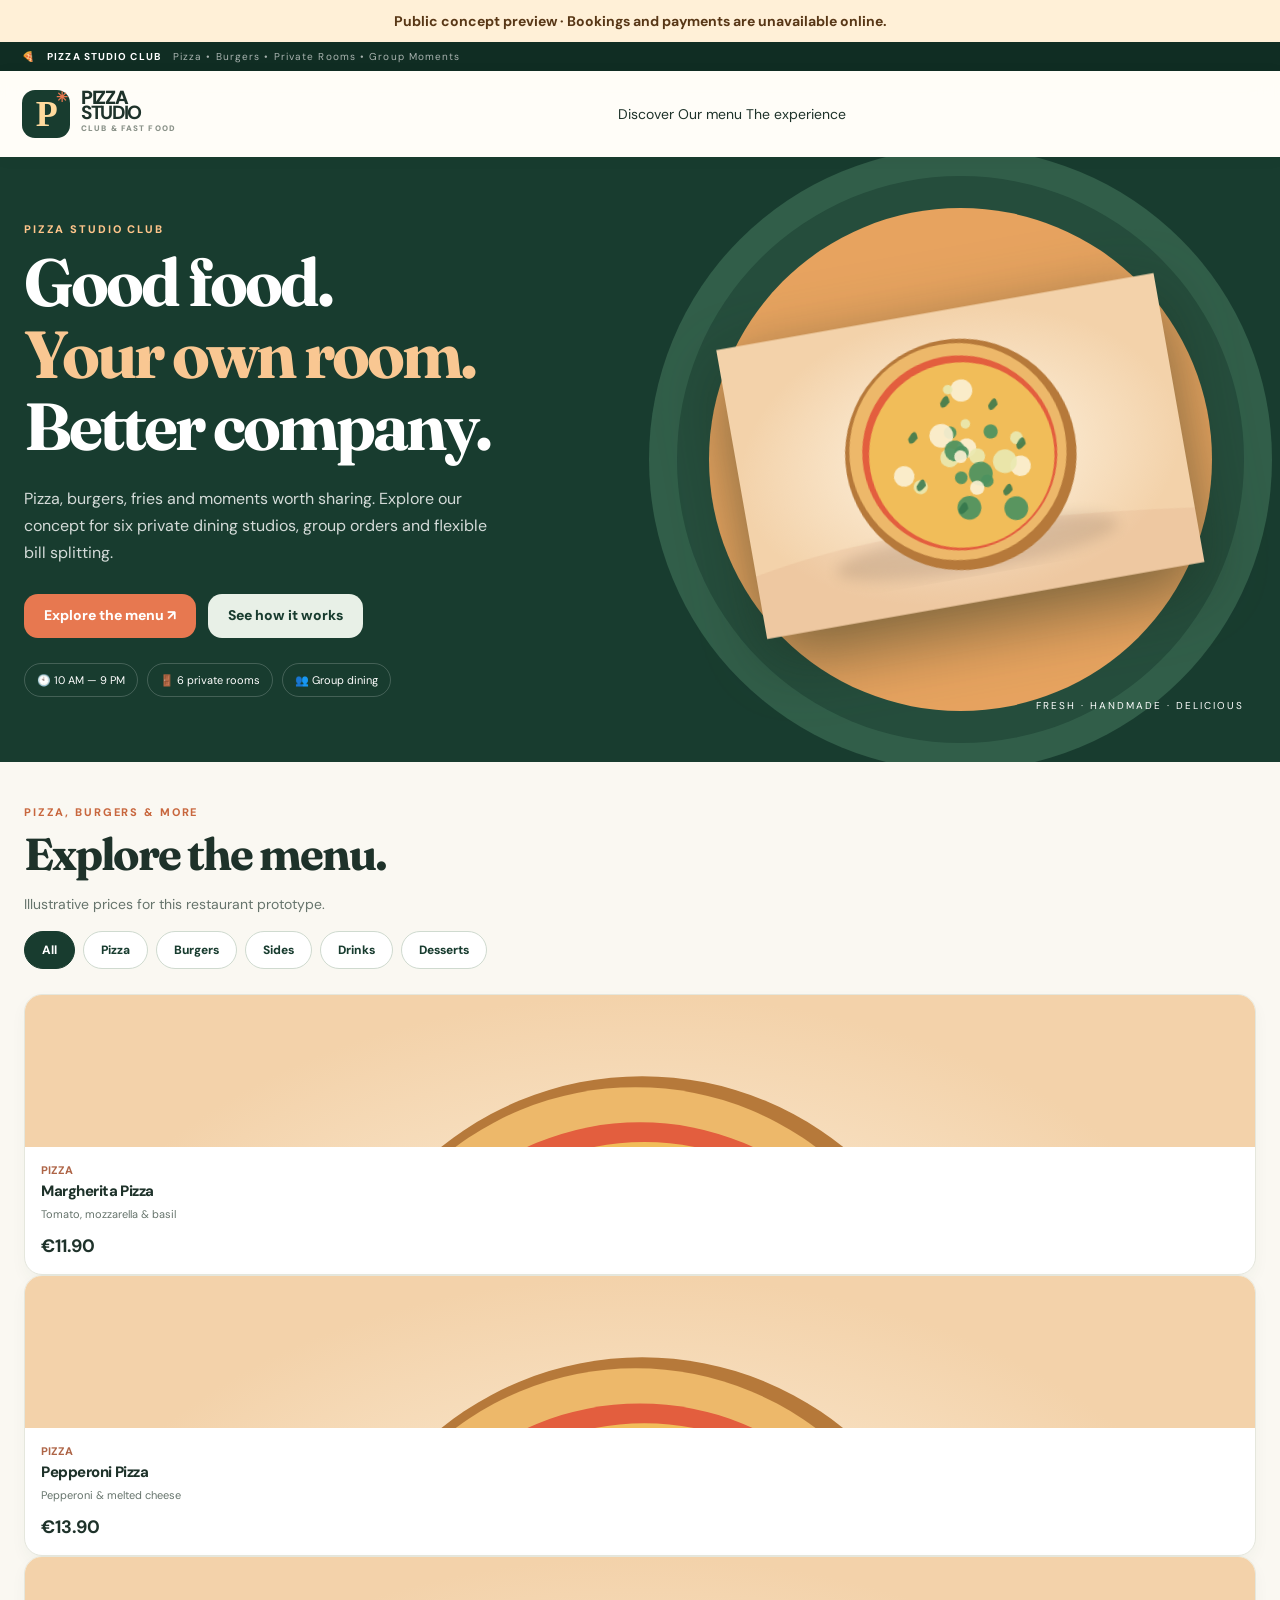
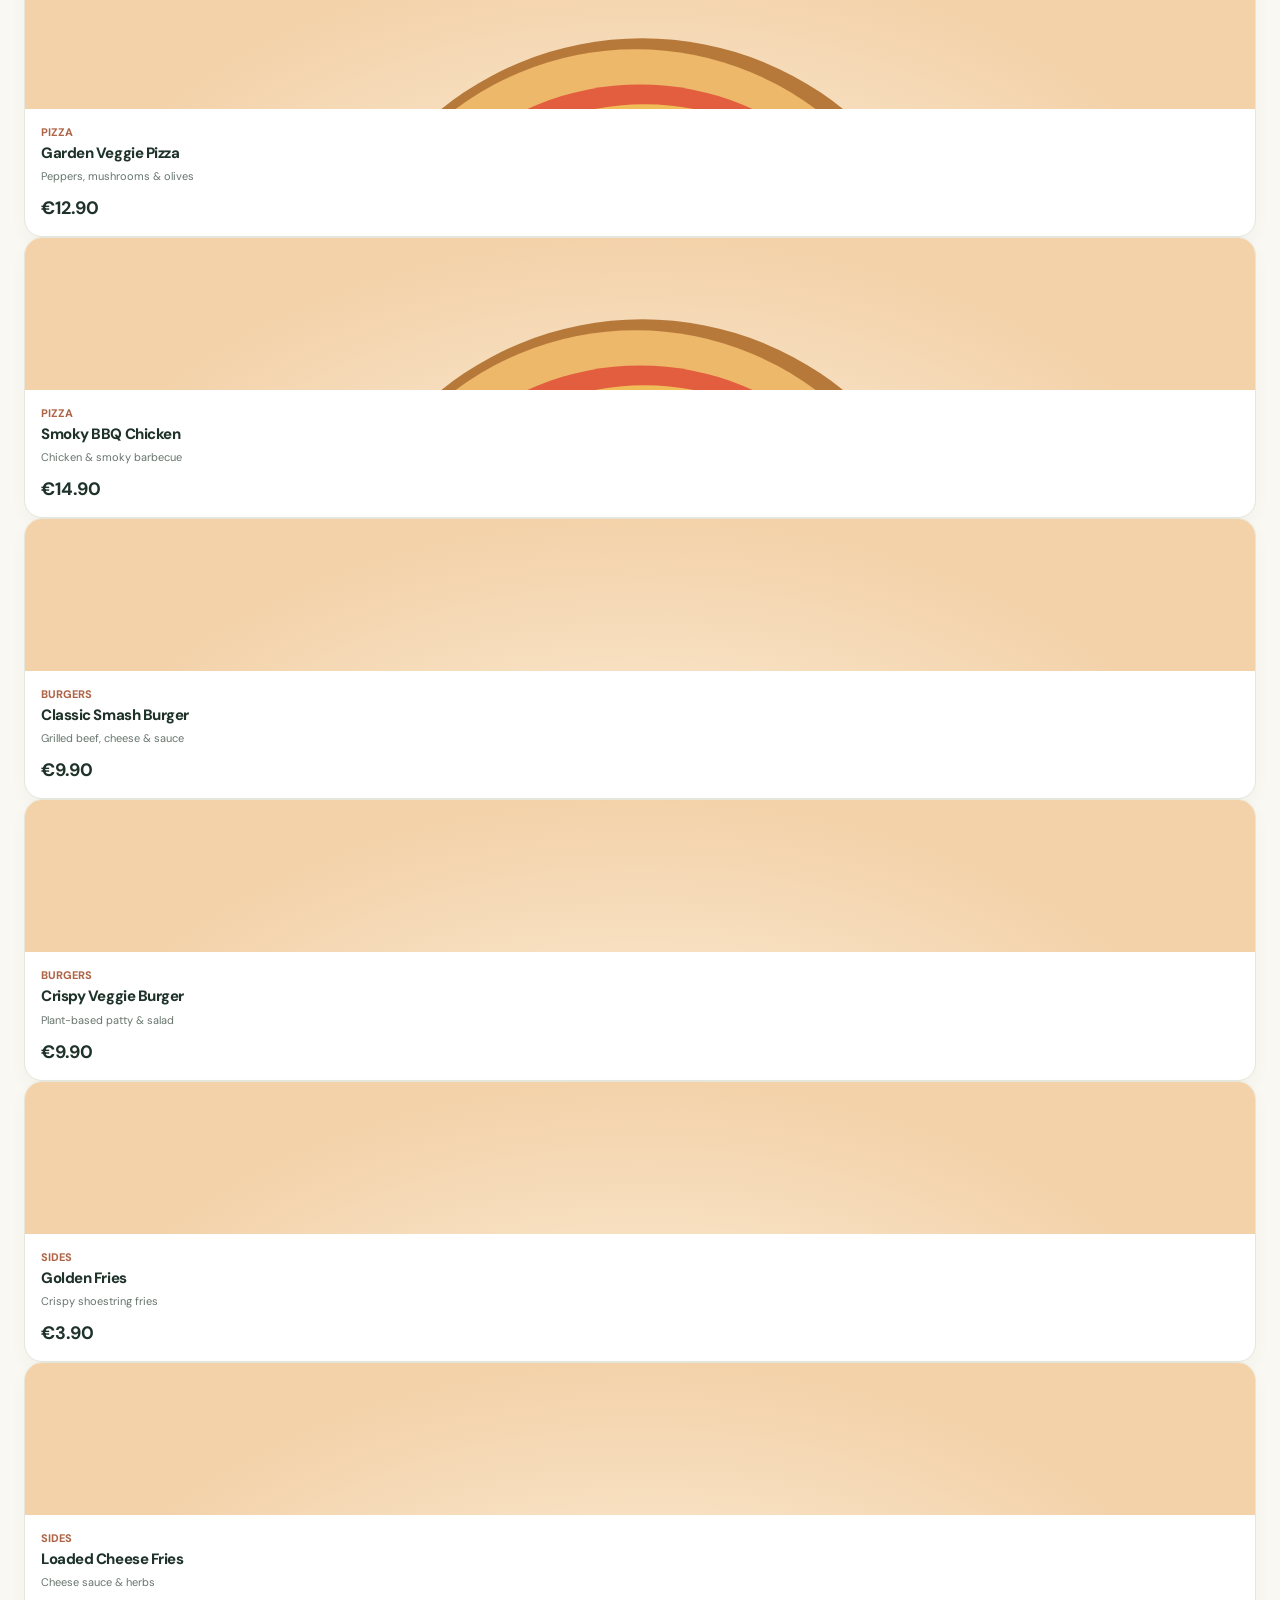
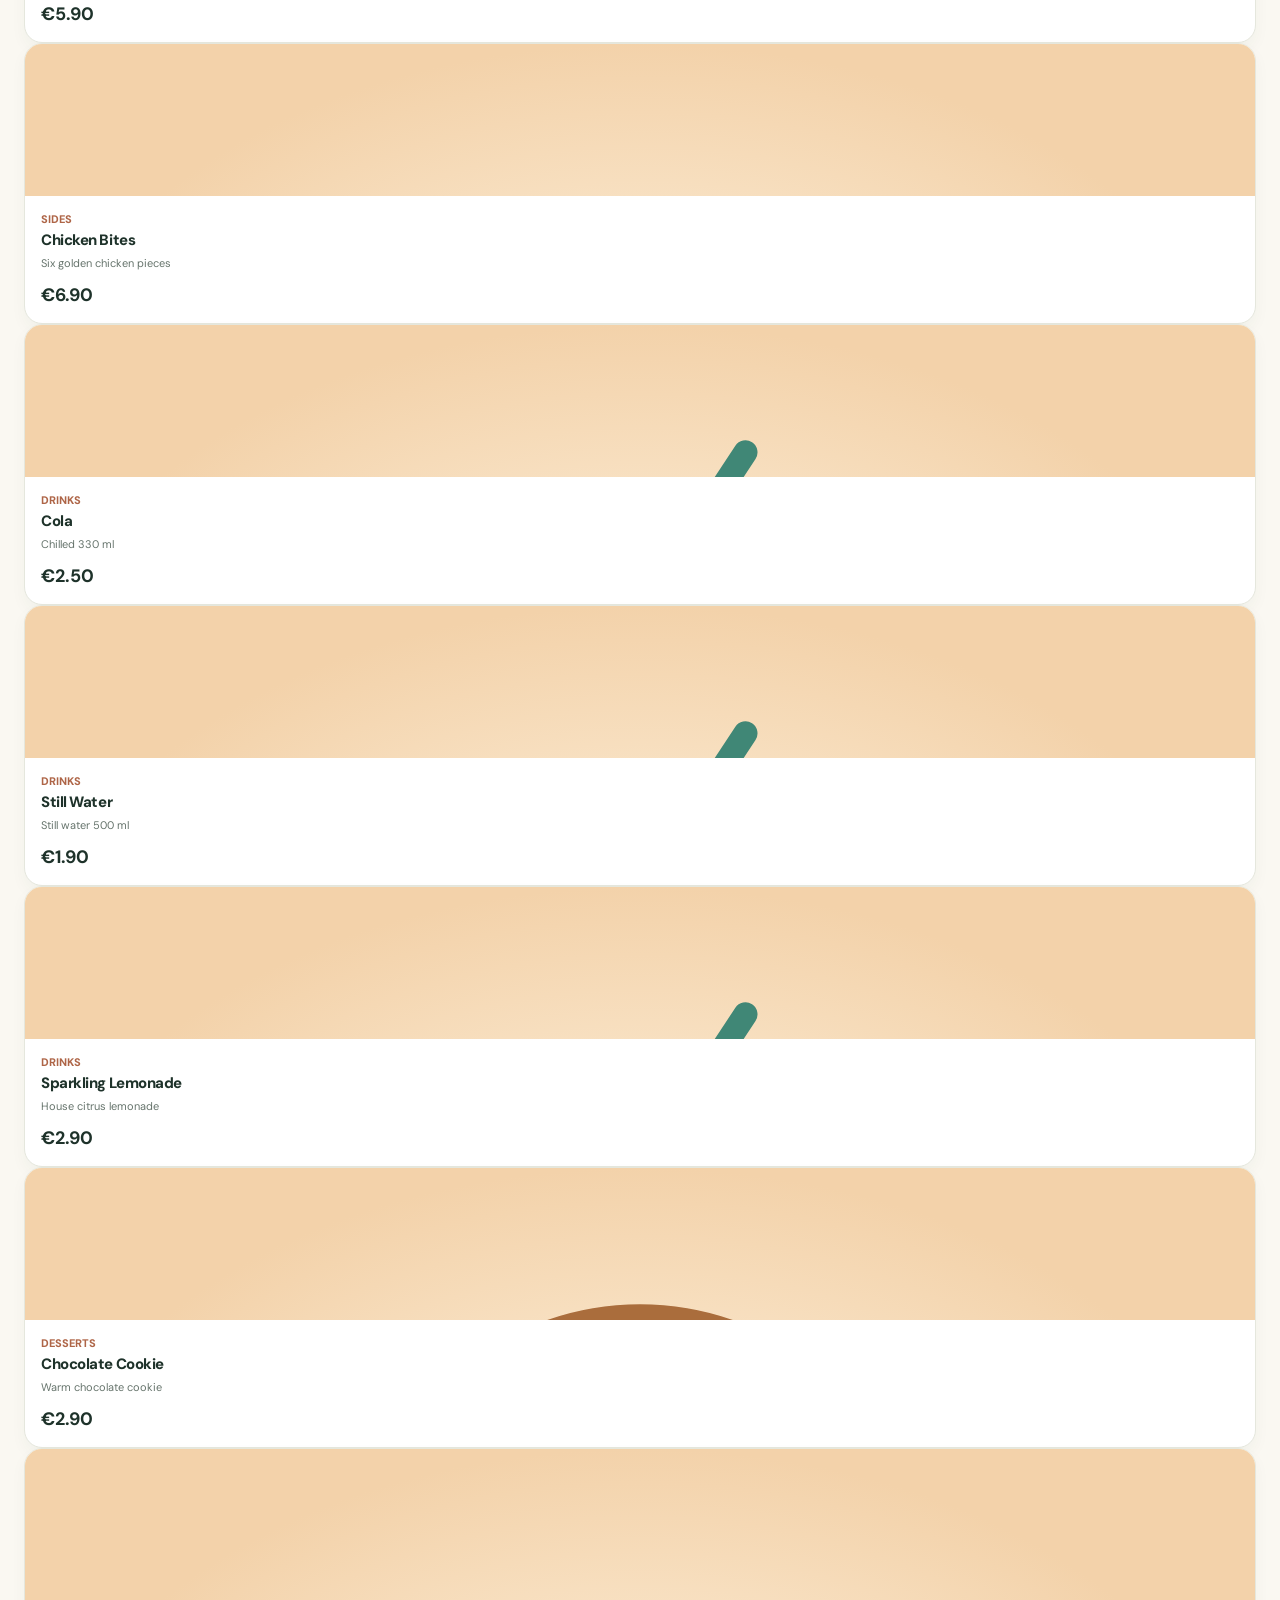
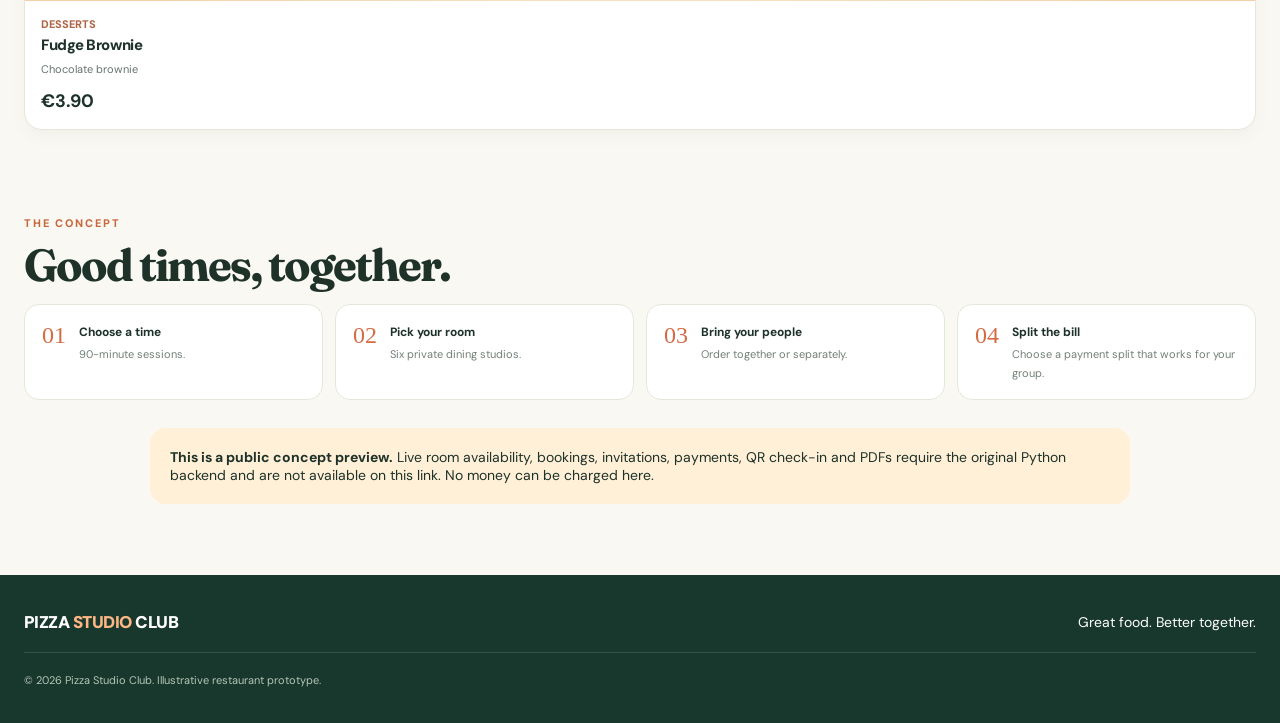
<file: preview.html>
<!doctype html><html lang="en"><head><meta charset="utf-8"><meta name="viewport" content="width=device-width,initial-scale=1"><title>Pizza Studio Club — Preview</title><meta name="description" content="Explore the Pizza Studio Club restaurant concept and menu."><link rel="stylesheet" href="static/style.css"><style>.preview-banner{padding:12px 20px;background:#fff0d7;color:#583716;text-align:center;font-weight:700}.preview-banner a{color:inherit}.preview-note{max-width:980px;margin:28px auto;padding:20px;background:#fff0d7;border-radius:16px}.preview-actions{display:flex;gap:12px;flex-wrap:wrap}.preview-actions a{text-decoration:none}.food-grid{margin-top:25px}</style></head><body>
<div class="preview-banner">Public concept preview · Bookings and payments are unavailable online.</div>
<div class="announcement"><span>🍕</span> <strong>PIZZA STUDIO CLUB</strong> <span class="ann-small">Pizza • Burgers • Private Rooms • Group Moments</span></div>
<header class="header"><a class="logo" href="#home"><span class="logo-mark">P<span>✳</span></span><span>PIZZA<br><b>STUDIO</b><small>CLUB & FAST FOOD</small></span></a><nav class="main-nav" aria-label="Main navigation"><a href="#home">Discover</a><a href="#menu">Our menu</a><a href="#experience">The experience</a></nav></header>
<main><section class="hero" id="home"><div class="hero-inner"><div class="hero-copy"><span class="eyebrow" style="color:#ffc58b">PIZZA STUDIO CLUB</span><h1>Good food.<br><em>Your own room.</em><br>Better company.</h1><p>Pizza, burgers, fries and moments worth sharing. Explore our concept for six private dining studios, group orders and flexible bill splitting.</p><div class="preview-actions"><a class="btn" href="#menu">Explore the menu ↗</a><a class="btn light" href="#experience">See how it works</a></div><div class="hero-badges"><span>🕙 10 AM — 9 PM</span><span>🚪 6 private rooms</span><span>👥 Group dining</span></div></div><div class="hero-art"><img class="hero-pizza" src="static/food/hero-pizza.svg" alt="Illustrated pizza"></div></div></section>
<section class="container section" id="menu"><span class="eyebrow">PIZZA, BURGERS & MORE</span><h2>Explore the menu.</h2><p class="muted">Illustrative prices for this restaurant prototype.</p><div class="menu-filter" id="filters"></div><div class="food-grid" id="items"></div></section>
<section class="container section" id="experience"><span class="eyebrow">THE CONCEPT</span><h2>Good times, together.</h2><div class="steps"><div class="step"><span>01</span><div><strong>Choose a time</strong><p>90-minute sessions.</p></div></div><div class="step"><span>02</span><div><strong>Pick your room</strong><p>Six private dining studios.</p></div></div><div class="step"><span>03</span><div><strong>Bring your people</strong><p>Order together or separately.</p></div></div><div class="step"><span>04</span><div><strong>Split the bill</strong><p>Choose a payment split that works for your group.</p></div></div></div><div class="preview-note"><strong>This is a public concept preview.</strong> Live room availability, bookings, invitations, payments, QR check-in and PDFs require the original Python backend and are not available on this link. No money can be charged here.</div></section></main>
<footer><div class="footer-top"><span class="brand-foot">PIZZA <em>STUDIO</em> CLUB</span><span>Great food. Better together.</span></div><div class="footer-bottom">© 2026 Pizza Studio Club. Illustrative restaurant prototype.</div></footer><script src="static/preview.js"></script></body></html>
</file>
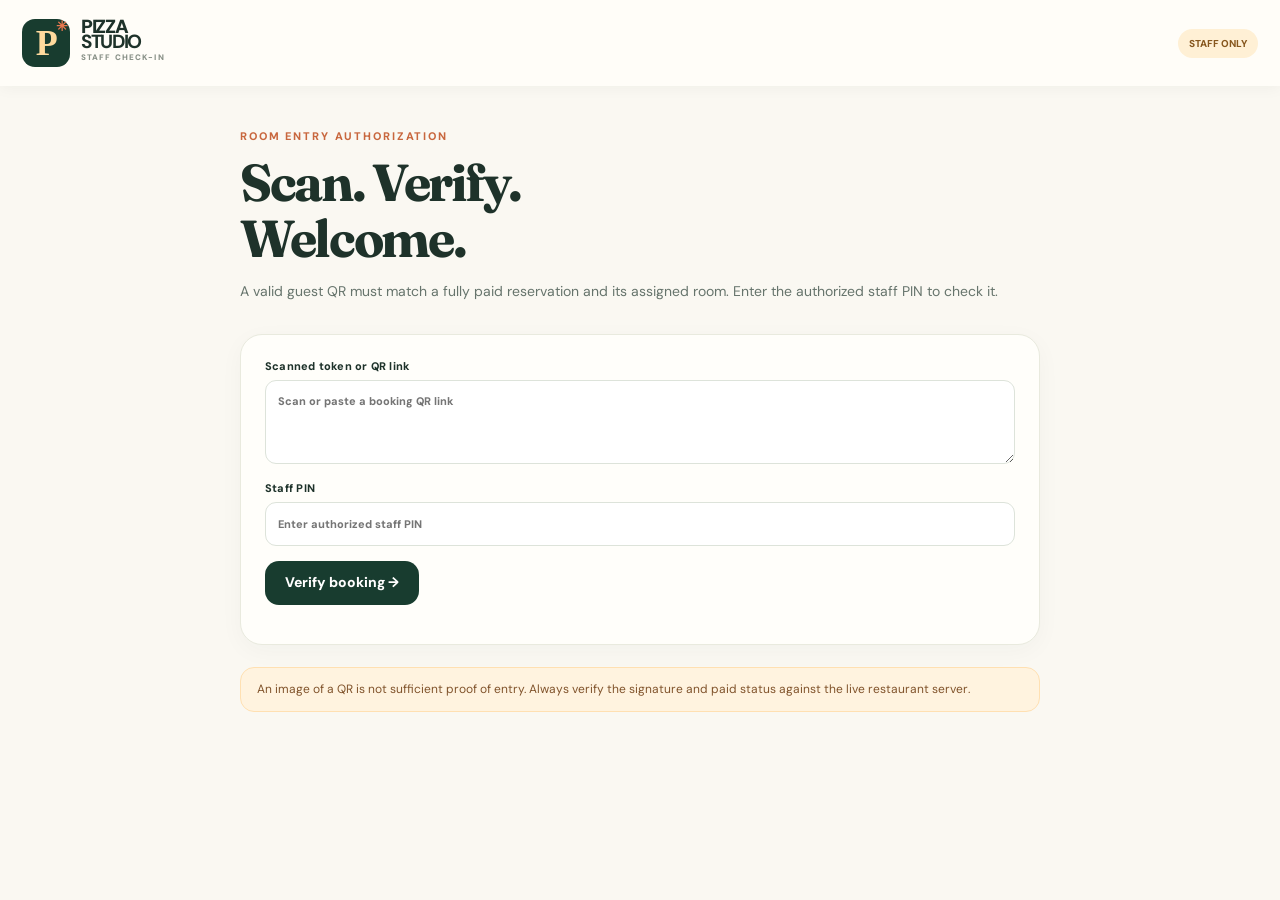
<file: backend/app/static/staff.html>
<!doctype html><html lang="en"><head><meta charset="utf-8"><meta name="viewport" content="width=device-width,initial-scale=1"><title>Pizza Studio Club | Staff QR Check-in</title><link rel="stylesheet" href="/static/style.css"></head><body><header class="header"><a class="logo" href="/"><span class="logo-mark">P<span>✳</span></span><span>PIZZA<br><b>STUDIO</b><small>STAFF CHECK-IN</small></span></a><div style="margin-left:auto"><span class="pill amber">STAFF ONLY</span></div></header><main class="container section" style="max-width:800px"><span class="eyebrow">ROOM ENTRY AUTHORIZATION</span><h1 style="font-size:52px">Scan. Verify.<br>Welcome.</h1><p class="muted">A valid guest QR must match a fully paid reservation and its assigned room. Enter the authorized staff PIN to check it.</p><div class="panel" style="margin-top:30px"><form id="scan"><label class="field">Scanned token or QR link<textarea id="token" rows="4" required placeholder="Scan or paste a booking QR link"></textarea></label><label class="field" style="margin-top:17px">Staff PIN<input id="pin" type="password" placeholder="Enter authorized staff PIN" required></label><button class="btn dark" type="submit" style="margin-top:15px">Verify booking →</button></form><div id="status" style="margin-top:15px"></div><p class="mini" id="demo-code"></p></div><div class="notice" style="margin-top:22px">An image of a QR is not sufficient proof of entry. Always verify the signature and paid status against the live restaurant server.</div></main><script>const params=new URLSearchParams(location.search);document.getElementById('token').value=params.get('token')||'';document.getElementById('scan').addEventListener('submit',async e=>{e.preventDefault();const node=document.getElementById('status');node.textContent='Checking…';try{let token=document.getElementById('token').value.trim();if(token.includes('?token='))token=new URL(token,location.href).searchParams.get('token');let r=await fetch('/api/staff/verify',{method:'POST',headers:{'Content-Type':'application/json','X-Staff-Pin':document.getElementById('pin').value},body:JSON.stringify({token})});let d=await r.json();if(!r.ok)throw Error(d.detail||'Cannot verify booking');node.innerHTML=`<div class="success"><b style="font-size:17px">✓ VERIFIED / FULLY PAID</b><br><br>Booking: ${d.booking_id}<br>Room: ${String(d.room_name||d.room).replace(/[<>]/g,'')}<br>Date: ${d.date}<br>Time: ${d.time}–${d.end}</div>`}catch(err){node.innerHTML='<div class="alert">Not verified: '+String(err.message).replace(/[<>]/g,'')+'</div>'}})</script></body></html>
</file>
<file: static/style.css>
@import url('https://fonts.googleapis.com/css2?family=DM+Sans:wght@400;500;600;700;800&family=Fraunces:opsz,wght@9..144,500;9..144,600;9..144,700&display=swap');
:root{--green:#183c2f;--green2:#315c48;--cream:#faf8f2;--paper:#fffefa;--orange:#e77850;--orange2:#ffac63;--ink:#1e322a;--muted:#66746c;--line:#e5e7dd;--blue:#c4eee0;--amber:#ffda9d;--shadow:0 16px 45px rgba(14,47,31,.09)}
*{box-sizing:border-box}html{scroll-behavior:smooth}body{margin:0;background:var(--cream);color:var(--ink);font-family:'DM Sans',Inter,system-ui,sans-serif;font-size:14px}button,input,select,textarea{font:inherit}button{cursor:pointer}button:disabled{cursor:not-allowed;opacity:.52}a{color:inherit;text-decoration:none}.announcement{background:#102d23;color:#fff;display:flex;align-items:center;gap:12px;padding:8px max(22px,calc((100vw - 1340px)/2));font-size:10px;letter-spacing:.11em}.ann-small{opacity:.64}.ann-right{margin-left:auto;color:#d0eedc;font-weight:700}.header{height:86px;position:sticky;top:0;z-index:20;box-shadow:0 2px 15px #102c1a0b;background:#fffdf8eF;backdrop-filter:blur(14px);display:flex;align-items:center;gap:30px;padding:12px max(22px,calc((100vw - 1340px)/2))}.logo{display:flex;align-items:center;gap:11px;flex-shrink:0;font-size:19px;line-height:.78;font-weight:900;letter-spacing:-.07em}.logo small{display:block;letter-spacing:.14em;font-size:8px;line-height:2.1;color:#8a9289}.logo-mark{display:grid;place-content:center;position:relative;background:var(--green);color:var(--amber);border-radius:13px;width:48px;height:48px;font-family:Georgia;font-size:36px}.logo-mark span{position:absolute;right:3px;top:3px;color:var(--orange);font-size:14px}.main-nav{display:flex;gap:4px;flex:1;justify-content:center}.main-nav button{border:0;background:transparent;color:#465b50;padding:12px;border-radius:12px;white-space:nowrap;font-size:12px;font-weight:700}.main-nav button.active,.main-nav button:hover{background:#f1f3ea;color:var(--green)}.header-actions{display:flex;align-items:center;gap:12px}.status-chip{font-weight:800;font-size:10px;color:#bb633f;white-space:nowrap}.btn{border:0;border-radius:14px;display:inline-flex;align-items:center;justify-content:center;gap:10px;padding:14px 20px;font-weight:800;line-height:1.1;transition:.15s transform,.15s background;color:#fff;background:var(--orange)}.btn:hover{transform:translateY(-2px);background:#d96840}.btn.dark{background:var(--green)}.btn.dark:hover{background:#29543d}.btn.light{color:var(--green);background:#e8f0e7}.btn.outline{border:1.5px solid #b9cabe;background:transparent;color:var(--green)}.btn.small{padding:13px 15px;font-size:11px}.btn.ghost{background:#fff;color:var(--green);border:1px solid #dde6da}.container{width:min(1260px,calc(100% - 48px));margin:auto}.section{padding:43px 0}.eyebrow{display:block;color:#c8673e;font-size:11px;font-weight:800;letter-spacing:.17em;text-transform:uppercase;margin-bottom:11px}h1,h2,h3,.display{font-family:'Fraunces',Georgia,serif;letter-spacing:-.045em;line-height:1.08}h1{font-size:clamp(42px,5.2vw,80px);margin:0}h2{font-size:clamp(29px,3.5vw,48px);margin:8px 0 15px}h3{font-size:24px;margin:0 0 12px}p{line-height:1.7}.muted{color:var(--muted)}.hero{background:var(--green);color:#fff;overflow:hidden;margin:0 auto;position:relative;min-height:515px}.hero-inner{width:min(1360px,calc(100% - 48px));margin:auto;display:grid;grid-template-columns:1.04fr .96fr;align-items:center;min-height:515px}.hero-copy{position:relative;z-index:2;padding:65px 0}.hero-copy h1{max-width:620px}.hero-copy h1 em{color:#f9c792;font-style:normal}.hero-copy p{font-size:16px;max-width:475px;opacity:.81;margin:22px 0 28px}.hero-badges{display:flex;gap:9px;flex-wrap:wrap;margin-top:25px}.hero-badges span{border:1px solid #ffffff30;border-radius:24px;padding:9px 12px;font-size:11px}.hero-art{height:100%;position:relative;min-height:440px;display:grid;place-items:center}.hero-art::before{content:'';width:min(85%,540px);aspect-ratio:1;background:#e7a35f;position:absolute;border-radius:50%;box-shadow:0 0 0 32px #254d3c,0 0 0 60px #315e49}.hero-art::after{content:'FRESH · HANDMADE · DELICIOUS';position:absolute;bottom:50px;right:12px;letter-spacing:.2em;font-size:10px}.hero-pizza{position:relative;width:min(75%,500px);aspect-ratio:1;filter:drop-shadow(0 23px 35px #16291a88);transform:rotate(-10deg)}.notice{background:#fff3df;border:1px solid #ffe0b2;color:#80532b;padding:12px 16px;border-radius:14px;font-size:12px;line-height:1.6}.highlight-row{display:grid;grid-template-columns:repeat(4,1fr);gap:14px;margin-top:-24px;position:relative;z-index:2}.highlight{padding:20px;background:#fff;box-shadow:var(--shadow);border-radius:18px;display:flex;align-items:center;gap:13px;font-weight:800;font-size:12px}.highlight b{font-size:25px}.section-heading{display:flex;justify-content:space-between;align-items:end;gap:18px;margin-bottom:23px}.section-heading p{margin:5px 0}.grid{display:grid;gap:18px}.cols-2{grid-template-columns:repeat(2,minmax(0,1fr))}.cols-3{grid-template-columns:repeat(3,minmax(0,1fr))}.cols-4{grid-template-columns:repeat(4,minmax(0,1fr))}.panel{background:var(--paper);border-radius:22px;border:1px solid #e9eade;padding:24px;box-shadow:0 6px 25px #1d423609}.panel.soft{background:#f0f5ec}.panel.dark{background:var(--green);color:white}.panel h3{font-size:26px}.steps{display:grid;grid-template-columns:repeat(4,1fr);gap:12px}.step{border:1px solid #e2e9db;background:white;border-radius:15px;padding:17px;display:flex;gap:13px}.step span{font-size:24px;color:#d46b44;font-family:Georgia}.step strong{font-size:12px}.step p{margin:5px 0 0;font-size:11px;color:#718075}.menu-filter{display:flex;gap:8px;flex-wrap:wrap;margin:10px 0 22px}.chip{border-radius:999px;border:1px solid #cfdacf;background:#fff;padding:10px 17px;font-size:12px;font-weight:800;color:var(--green)}.chip.active{background:var(--green);color:#fff;border-color:var(--green)}.menu-grid{display:grid;grid-template-columns:repeat(4,minmax(0,1fr));gap:17px}.food-card{background:#fff;border:1px solid var(--line);border-radius:18px;overflow:hidden;box-shadow:0 7px 16px #24452c0a;display:flex;flex-direction:column}.food-photo{height:152px;background:#ffefd7;position:relative;display:grid;place-items:center;overflow:hidden}.food-photo img{width:100%;height:100%;object-fit:cover}.food-card .food-content{padding:16px;flex:1;display:flex;flex-direction:column}.food-content h3{font-family:'DM Sans',system-ui;font-size:15px;font-weight:800;letter-spacing:-.03em;margin:0 0 8px}.food-content p{margin:0 0 11px;font-size:11px;color:var(--muted);line-height:1.45;flex:1}.food-bottom{display:flex;justify-content:space-between;align-items:center}.food-bottom strong{font-size:18px}.round-plus{border:none;border-radius:12px;background:var(--green);color:#fff;width:36px;height:36px;font-size:21px}.round-plus:disabled{opacity:.3}.form-row{display:grid;grid-template-columns:repeat(2,minmax(0,1fr));gap:15px}.field{display:flex;flex-direction:column;gap:7px;font-weight:800;font-size:11px;letter-spacing:.02em}.field input,.field select,.field textarea{width:100%;background:#fff;border:1.5px solid #dde3da;border-radius:11px;padding:13px 12px;color:var(--ink);outline:none;min-height:44px}.field input:focus,.field select:focus,.field textarea:focus{border-color:var(--green);box-shadow:0 0 0 3px #b6dcca77}.field input[type=checkbox]{width:auto;min-height:auto}.span2{grid-column:span 2}.booking-layout{display:grid;grid-template-columns:minmax(0,1fr) 355px;gap:20px;align-items:start}.sticky{position:sticky;top:108px}.time-grid{display:grid;grid-template-columns:repeat(6,minmax(0,1fr));gap:9px}.time{padding:12px 4px;border:1px solid #d9e4d9;border-radius:11px;background:#fff;font-size:12px;font-weight:800}.time.active{background:var(--green);color:white;border-color:var(--green)}.time small{display:block;font-size:9px;margin-top:3px;font-weight:500}.time.disabled{background:#e5e8df;color:#9a9e9a}.room-grid{display:grid;grid-template-columns:repeat(10,1fr);gap:7px}.room-pill{border:1px solid #c9d9ca;background:#f7fbf7;border-radius:10px;min-height:36px;font-weight:800;color:#36533e}.room-pill.active{background:var(--orange);color:white;border-color:var(--orange)}.pill{display:inline-flex;background:#e9f3e7;color:var(--green);font-size:10px;font-weight:800;padding:8px 11px;border-radius:100px;white-space:nowrap}.pill.amber{background:#fff0d5;color:#87571e}.pill.red{background:#fff0e9;color:#a3482b}.booking-summary{border-radius:18px;background:var(--green);color:#fff;padding:24px}.booking-summary .price{font-family:'Fraunces',Georgia;font-size:36px}.line{display:flex;justify-content:space-between;gap:10px;padding:10px 0;border-bottom:1px solid #e0e9df}.booking-summary .line{border-color:#ffffff22}.line:last-child{border-bottom:0}.muted-light{color:#d2dfd3}.group-member{display:flex;align-items:center;justify-content:space-between;padding:13px 0;border-bottom:1px solid #edf0e8;gap:10px}.group-member:last-child{border:0}.avatar{background:#ffdbc2;color:#8c4323;width:37px;height:37px;border-radius:13px;display:grid;place-items:center;font-weight:800}.member-info{flex:1}.member-info strong{display:block;font-size:12px}.member-info span{display:block;color:#7a847c;font-size:10px;margin-top:4px}.mini{font-size:11px;color:var(--muted)}.order-list{display:grid;gap:12px}.order-item{display:flex;align-items:center;gap:10px;background:#fff;border:1px solid #e5e7e0;border-radius:13px;padding:10px}.order-item img{width:52px;height:52px;object-fit:cover;border-radius:10px}.order-item .name{font-weight:800;font-size:12px;flex:1}.order-item .sub{color:var(--muted);font-size:10px}.item-actions{display:flex;gap:5px;align-items:center}.tinybtn{border:1px solid #d6e1d5;border-radius:8px;background:#f2f7ed;width:27px;height:27px;font-weight:800}.pay-mode{display:grid;grid-template-columns:repeat(4,1fr);gap:8px}.pay-option{display:flex;flex-direction:column;align-items:center;gap:7px;text-align:center;border:1.5px solid #dde6d9;background:#fff;border-radius:13px;padding:15px 8px;font-size:11px;font-weight:800}.pay-option span{font-size:24px}.pay-option.selected{background:#e5f6e9;border-color:#3d825b}.alert{background:#f8e7e1;padding:11px 13px;border-radius:12px;color:#7a3829;font-size:12px}.success{background:#e8f5e9;padding:11px 13px;border-radius:12px;color:#2c623e;font-size:12px}.kpi{padding:17px;border-radius:13px;background:#e5f2e8;color:var(--green)}.kpi strong{font-size:27px;display:block}.kpi span{font-size:11px}.code{background:#f1f3ed;border-radius:9px;padding:11px;word-break:break-all;font-size:11px}.qr{width:186px;height:186px;background:#fff;padding:10px;border-radius:16px;border:1px solid var(--line)}.qr img{width:100%;height:100%}.empty{padding:38px;text-align:center;background:#fff;border-radius:20px;border:1px dashed #cdd8cb}.empty .emoji{font-size:45px}.table{width:100%;border-collapse:collapse;text-align:left;font-size:12px}.table th{background:#f2f5ee;font-size:10px;text-transform:uppercase;letter-spacing:.07em}.table td,.table th{padding:12px;border-bottom:1px solid #e9eae3}.status-paid{color:#2a8855;font-weight:800}.status-unpaid{color:#ac5e2a;font-weight:800}.badge-note{border-left:3px solid var(--orange);padding-left:13px;color:#62756b;font-size:12px}.split-row{display:grid;grid-template-columns:1fr 130px;align-items:center;gap:10px;margin:8px 0}.split-row input{padding:10px;border:1px solid #d1dfd0;border-radius:9px}.footer-top{display:flex;justify-content:space-between;align-items:center;gap:14px}.footer-bottom{border-top:1px solid #ffffff20;margin-top:19px;padding-top:20px;color:#b6c5b8;font-size:11px}footer{background:#18382d;color:#fff;padding:36px max(24px,calc((100vw - 1258px)/2))}.brand-foot{font-weight:900;font-size:17px;letter-spacing:-.03em}.brand-foot em{color:#fdb783;font-style:normal}.linklike{border:0;background:transparent;color:inherit;cursor:pointer;text-decoration:underline}.card-icon{font-size:29px;background:#fff1e0;width:49px;height:49px;display:grid;place-items:center;border-radius:13px}.hero-bottom{background:#ffdeb0;color:#243b28;padding:27px;border-radius:21px;display:flex;align-items:center;justify-content:space-between;gap:18px}.hero-bottom h3{margin:0 0 5px}.error{color:#b64730}.loading{opacity:.55;pointer-events:none}#toast{position:fixed;bottom:24px;right:25px;background:#163a2b;color:#fff;z-index:90;border-radius:14px;box-shadow:var(--shadow);padding:15px 18px;max-width:340px;font-size:12px;opacity:0;transform:translateY(30px);transition:.2s;pointer-events:none}#toast.show{opacity:1;transform:translateY(0)}.large-num{font-size:46px;font-weight:800;letter-spacing:-.07em}.divider{height:1px;background:#e0e6dc;margin:16px 0}.mark-check{font-size:18px;color:#5b9c61}a:focus-visible,button:focus-visible,input:focus-visible{outline:3px solid #f4b473;outline-offset:2px}
@media(max-width:1120px){.main-nav{gap:0}.main-nav button{font-size:11px;padding:10px 7px}.header{gap:15px}.header-actions .status-chip{display:none}.menu-grid{grid-template-columns:repeat(3,minmax(0,1fr))}.time-grid{grid-template-columns:repeat(4,minmax(0,1fr))}.room-grid{grid-template-columns:repeat(7,1fr)}}
@media(max-width:860px){.header{height:auto;min-height:78px;flex-wrap:wrap;justify-content:space-between;padding:12px 20px}.main-nav{order:3;width:100%;overflow-x:auto;justify-content:start;padding-top:7px}.hero-inner{grid-template-columns:1fr;min-height:0}.hero-copy{padding:55px 0}.hero-art{min-height:290px}.hero-pizza{width:240px}.hero-art::before{width:260px}.booking-layout{grid-template-columns:1fr}.sticky{position:static}.menu-grid{grid-template-columns:repeat(2,1fr)}.highlight-row{grid-template-columns:repeat(2,1fr)}.steps{grid-template-columns:repeat(2,1fr)}.pay-mode{grid-template-columns:repeat(2,1fr)}.cols-3{grid-template-columns:1fr 1fr}}
@media(max-width:570px){.container{width:calc(100% - 32px)}.announcement{padding:9px 17px;gap:6px}.ann-small,.ann-right{display:none}.section{padding:29px 0}.hero-copy{padding:37px 0 26px}.hero-copy h1{font-size:49px}.hero-art{min-height:240px}.hero-pizza{width:200px}.hero-art::before{width:210px}.hero-art::after{font-size:8px;bottom:15px}.highlight-row{grid-template-columns:1fr 1fr}.highlight{padding:14px;font-size:10px}.highlight b{font-size:19px}.grid.cols-2,.cols-3,.cols-4{grid-template-columns:1fr}.menu-grid{grid-template-columns:repeat(2,minmax(0,1fr));gap:9px}.food-photo{height:105px}.food-card .food-content{padding:11px}.food-content h3{font-size:12px}.food-content p{font-size:10px}.food-bottom strong{font-size:14px}.form-row{grid-template-columns:1fr}.span2{grid-column:span 1}.time-grid{grid-template-columns:repeat(4,1fr)}.room-grid{grid-template-columns:repeat(5,1fr)}.panel{padding:18px}.steps{grid-template-columns:1fr 1fr}.section-heading{align-items:start;flex-direction:column}.header-actions .btn{font-size:10px;padding:10px}.qr{width:160px;height:160px}.footer-top{flex-direction:column;align-items:start}h2{font-size:31px}.pay-mode{grid-template-columns:1fr 1fr}}
</file>
